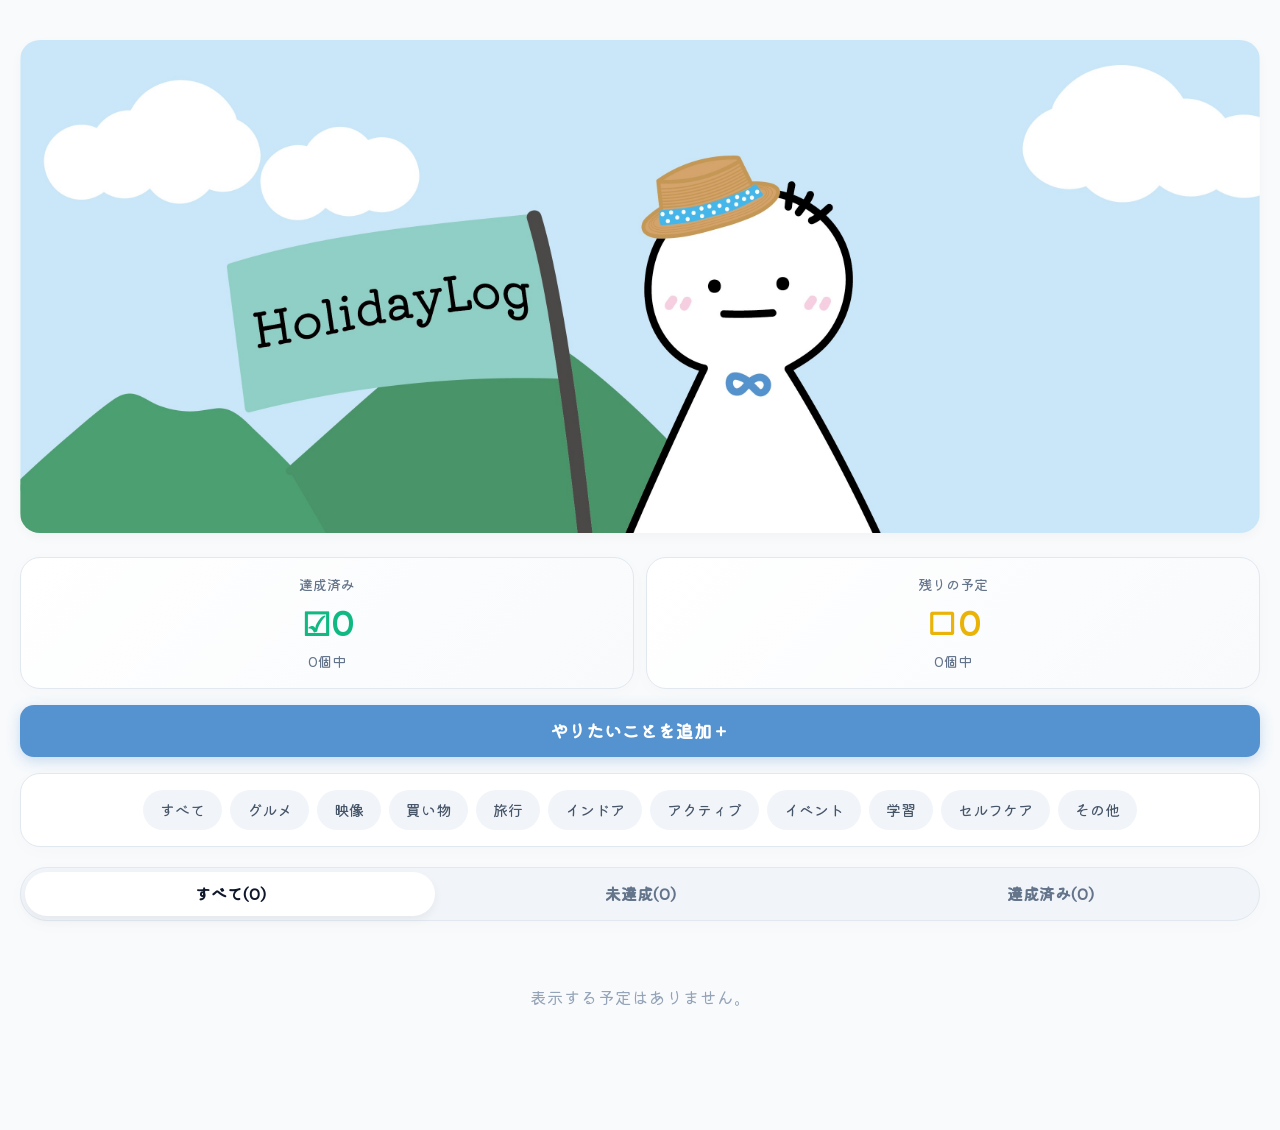
<file: index.html>
<!DOCTYPE html>
<html lang="ja">
<head>
    <meta charset="UTF-8">
    <meta name="viewport" content="width=device-width, initial-scale=1.0">
    <link rel="preconnect" href="https://fonts.googleapis.com">
    <link rel="preconnect" href="https://fonts.gstatic.com" crossorigin>
    <link href="https://fonts.googleapis.com/css2?family=Kiwi+Maru:wght@400;500&display=swap" rel="stylesheet">
    <link rel="icon" href="images/icon.png">
    <link rel="apple-touch-icon" href="images/icon.png">
    <link rel="icon" type="image/png" sizes="192x192" href="images/icon.png">
    <link rel="stylesheet" href="style.css">
    <title>HolidayLog</title>
</head>
<body>
    <img src="images/山田トップ画像.webp" alt="" class="top-img">
    <div class="app-header">
        <div class="status-area">
            <div id="status-card_done" class="card"></div>
            <div id="status-card_todo" class="card"></div>
        </div>
        <a href="./create.html" class="page-link btn">やりたいことを追加＋</a>
        <div class="category-section card">
            <ul>
                <li><button class="category-filter btn">すべて</button></li>
                <li><button class="category-filter btn">グルメ</button></li>
                <li><button class="category-filter btn">映像</button></li>
                <li><button class="category-filter btn">買い物</button></li>
                <li><button class="category-filter btn">旅行</button></li>
                <li><button class="category-filter btn">インドア</button></li>
                <li><button class="category-filter btn">アクティブ</button></li>
                <li><button class="category-filter btn">イベント</button></li>
                <li><button class="category-filter btn">学習</button></li>
                <li><button class="category-filter btn">セルフケア</button></li>
                <li><button class="category-filter btn">その他</button></li>
            </ul>
        </div>
    </div>
    <div class="status-filter card">
        <button id="status-all" class="active-now"></button>
        <button id="status-todo"></button>
        <button id="status-done"></button>
    </div>
    <div class="list-layout">
        <ul id="list_container"></ul>
    </div>
    <script src="./index.js"></script>
</body>
</html>
</file>
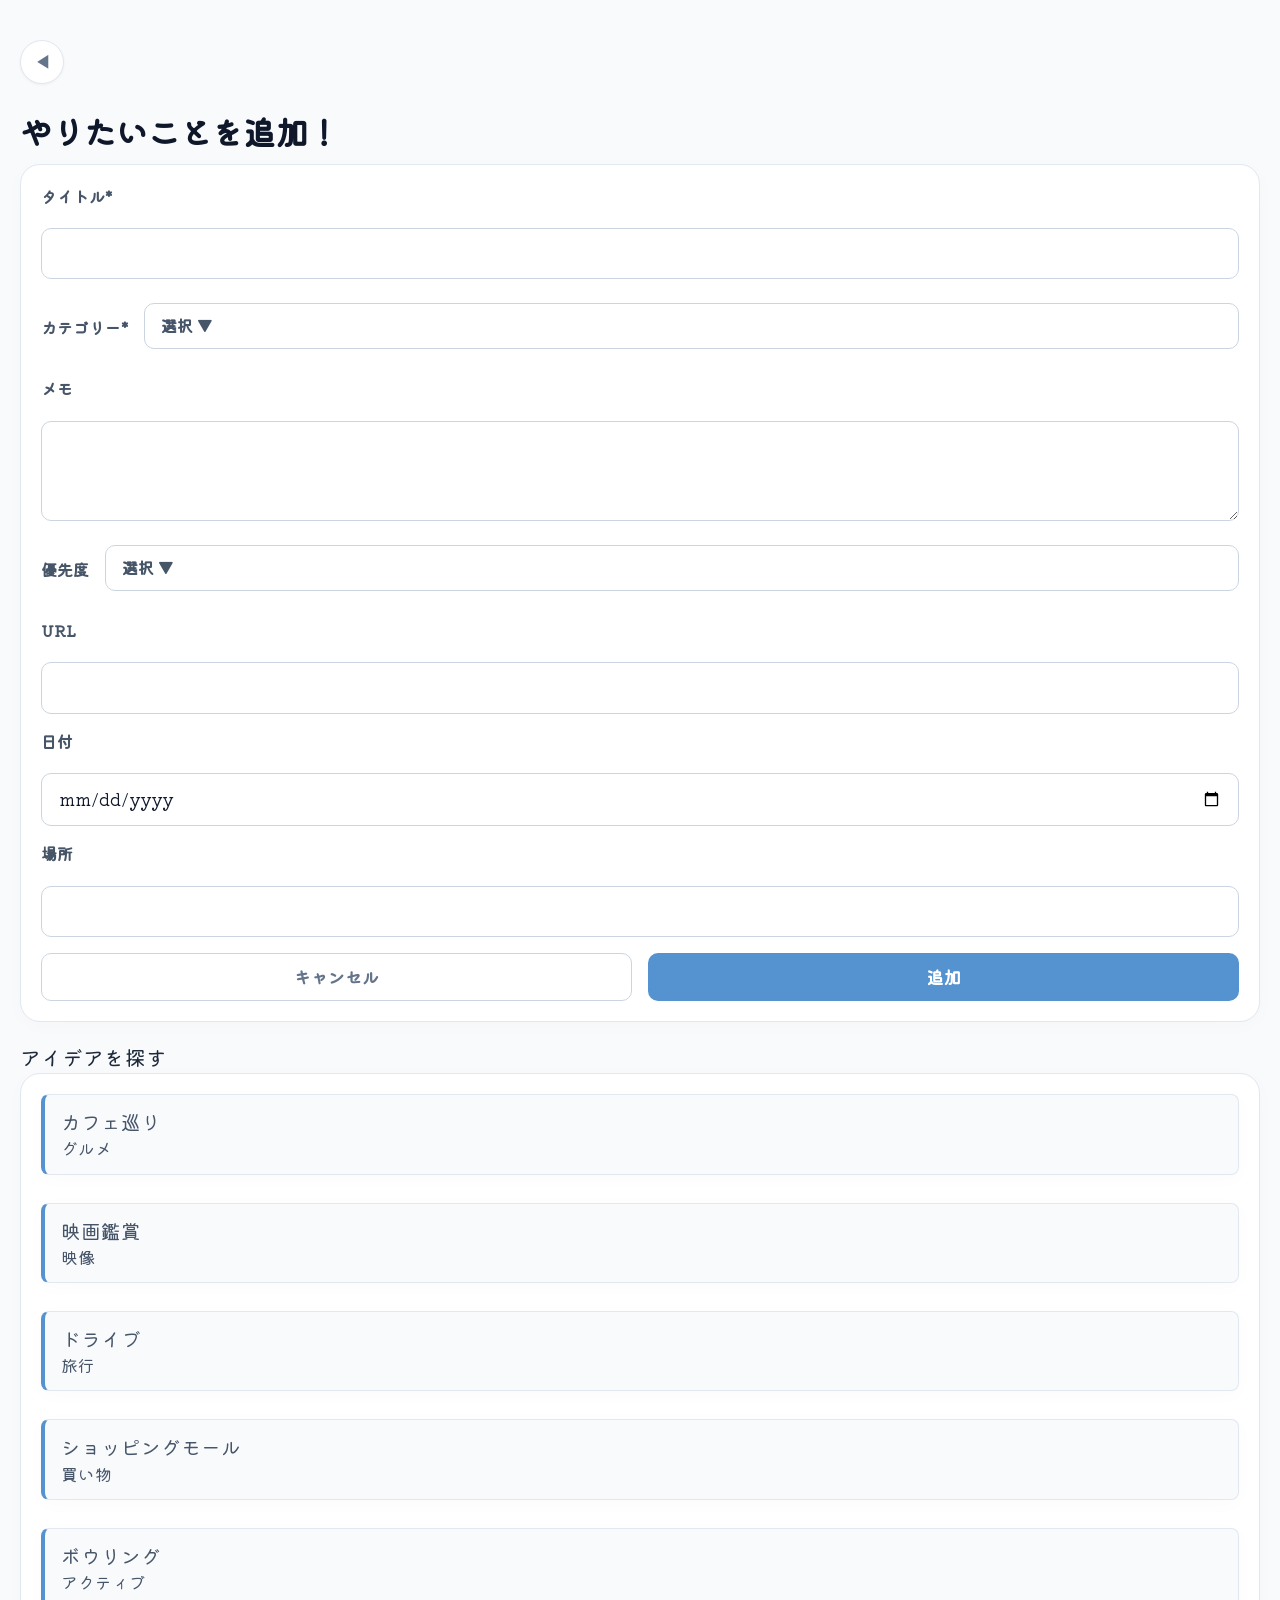
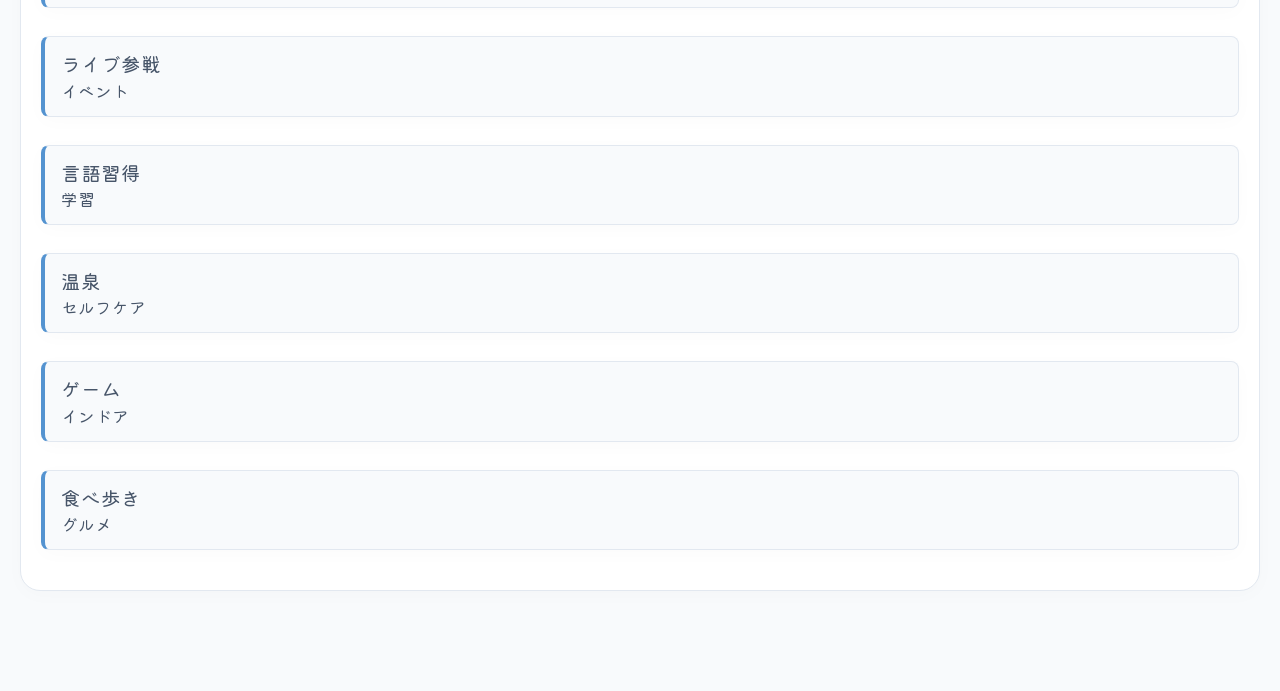
<file: create.html>
<!DOCTYPE html>
<html lang="ja">
<head>
    <meta charset="UTF-8">
    <meta name="viewport" content="width=device-width, initial-scale=1.0">
    <link rel="preconnect" href="https://fonts.googleapis.com">
    <link rel="preconnect" href="https://fonts.gstatic.com" crossorigin>
    <link href="https://fonts.googleapis.com/css2?family=Kiwi+Maru:wght@400;500&display=swap" rel="stylesheet">
    <link rel="stylesheet" href="style.css">
    <title>HolidayLog</title>
</head>
<body>
    <a href="./index.html" class="go-top">◀</a>
    <h1 class="create-title">やりたいことを追加！</h1>
    <div class="create-card card">
        <label class="label">タイトル*</label><br><input type="text" name="todo_title" class="data-in"><br>
        <div class="wrapper">
            <label class="label">カテゴリー*</label>
            <details class="category-select">
                <summary id="now_category" class="label select-btn">選択 ▼</summary>
                <div class="options">
                    <label class="label"><input type="radio" name="todo_category" value="グルメ"> グルメ</label><br>
                    <label class="label"><input type="radio" name="todo_category" value="映像"> 映像</label><br>
                    <label class="label"><input type="radio" name="todo_category" value="買い物"> 買い物</label><br>
                    <label class="label"><input type="radio" name="todo_category" value="旅行"> 旅行</label><br>
                    <label class="label"><input type="radio" name="todo_category" value="インドア"> インドア</label><br>
                    <label class="label"><input type="radio" name="todo_category" value="アクティブ"> アクティブ</label><br>
                    <label class="label"><input type="radio" name="todo_category" value="イベント"> イベント</label><br>
                    <label class="label"><input type="radio" name="todo_category" value="学習"> 学習</label><br>
                    <label class="label"><input type="radio" name="todo_category" value="セルフケア"> セルフケア</label><br>
                    <label class="label"><input type="radio" name="todo_category" value="その他"> その他</label>
                </div>
            </details>
        </div>
        <label class="label">メモ</label><br><textarea type="text" name="todo_note" class="data-in"></textarea><br>
        <div class="wrapper">
            <label class="label">優先度</label>
            <details class="priority-select">
                <summary id="now_priority" class="label select-btn">選択 ▼</summary>
                <div class="options">
                    <label class="label"><input type="radio" name="todo_priority" value="高"> 高</label><br>
                    <label class="label"><input type="radio" name="todo_priority" value="中"> 中</label><br>
                    <label class="label"><input type="radio" name="todo_priority" value="低"> 低</label>
                </div>
            </details>
        </div>
        <label class="label">URL</label><br><input type="url" name="todo_url" class="data-in"><br>
        <label class="label">日付</label><br><input type="date" name="todo_date" class="data-in"><br>
        <label class="label">場所</label><br><input type="text" name="todo_area" class="data-in"><br>
        <button class="cancel-btn btn">キャンセル</button>
        <button class="add-btn btn">追加</button>
    </div>
    <h3>アイデアを探す</h3>
        <div class="list-layout card">
            <ul></ul>
        </div>
    </details>
    <script src="./create.js"></script>
</body>
</html>
</file>
<file: style.css>
html {
    font-size: 110%; /* 全体の文字を一括して少し大きくスケーリング */
}

/* --- リセット & 基本設定 --- */
* {
    margin: 0;
    padding: 0;
    box-sizing: border-box;
    font-family: "Kiwi Maru", serif;
    font-weight: 400;
    font-style: normal;
}

body {
    background-color: #f8fafc;
    color: #1e293b;
    width: 100%;
    padding: 16px 16px 60px 16px;
    -webkit-font-smoothing: antialiased;
    line-height: 1.5;
}

ul, ol {
    list-style: none;
}

a {
    text-decoration: none;
    color: inherit;
}

img {
    max-width: 100%;
    display: block;
}

button, input, textarea, select {
    font: inherit;
    color: inherit;
    background: none;
    border: none;
    outline: none;
}

/* ポインター表示 */
button,
.btn,
.url,
.status-checkbox,
.delete-btn,
.detail-open,
summary {
    cursor: pointer;
}

/* --- コンポーネントスタイル --- */

/* トップ画像 */
.top-img {
    width: 100%;
    height: 180px;
    object-fit: cover;
    border-radius: 20px;
    margin-bottom: 24px;
    box-shadow: 0 4px 12px rgba(0, 0, 0, 0.03);
}

/* カード共通 */
.card {
    background-color: #ffffff;
    border: 1px solid #e2e8f0;
    border-radius: 20px;
    padding: 20px;
    box-shadow: 0 4px 20px rgba(0, 0, 0, 0.02);
    margin-bottom: 20px;
    transition: all 0.3s ease;
}

/* --- ヘッダー & ステータスエリア --- */
.app-header {
    display: flex;
    flex-direction: column;
    gap: 16px;
}

.status-area {
    display: flex;
    gap: 12px;
    width: 100%;
}

.status-area .card {
    flex: 1;
    margin-bottom: 0;
    display: flex;
    flex-direction: column;
    align-items: center;
    justify-content: center;
    padding: 16px;
    text-align: center;
    background: linear-gradient(135deg, #ffffff 0%, #f8fafc 100%);
    border-color: #e2e8f0;
}

.status-area span {
    font-size: 0.8rem;
    color: #64748b;
    font-weight: 500;
}

.status-area h3 {
    font-size: 1.8rem;
    font-weight: 600;
    color: #0f172a;
    margin: 4px 0;
    display: flex;
    align-items: center;
    gap: 4px;
}

#status-card_todo h3 {
    color: #eab308;
}

#status-card_done h3 {
    color: #10b981;
}

/* 「やりたいことを追加＋」ボタン */
.page-link.btn {
    display: flex;
    align-items: center;
    justify-content: center;
    width: 100%;
    height: 52px;
    background-color: #5493d0;
    color: #ffffff;
    font-size: 1rem;
    font-weight: 600;
    border-radius: 14px;
    box-shadow: 0 4px 14px rgba(84, 147, 208, 0.3);
    transition: all 0.2s ease;
}

.page-link.btn:hover {
    background-color: #4382bf;
    transform: translateY(-2px);
    box-shadow: 0 6px 20px rgba(84, 147, 208, 0.4);
}

.page-link.btn:active {
    transform: translateY(0);
}

/* --- カテゴリーセクション --- */
.category-section.card {
    padding: 16px;
}

.category-section ul {
    display: flex;
    flex-wrap: wrap;
    gap: 8px;
    justify-content: center;
}

.category-section li {
    width: auto;
}

.category-filter.btn {
    display: flex;
    align-items: center;
    justify-content: center;
    padding: 8px 16px;
    font-size: 0.85rem;
    font-weight: 500;
    background-color: #f1f5f9;
    color: #475569;
    border-radius: 30px;
    transition: all 0.2s ease;
    border: 1px solid transparent;
}

.category-filter.btn:hover {
    background-color: #e2e8f0;
    color: #0f172a;
}

.category-filter.btn:focus,
.category-filter.btn:active {
    background-color: #e0f2fe;
    border-color: #bae6fd;
    color: #0369a1;
}

/* --- ステータスフィルター（タブ） --- */
.status-filter.card {
    display: flex;
    background-color: #f1f5f9;
    border-radius: 30px;
    padding: 4px;
    margin-bottom: 24px;
    border: 1px solid #e2e8f0;
    position: relative; /* 疑似要素の位置基準 */
}

/* スライドする背景 */
.status-filter.card::before {
    content: "";
    position: absolute;
    top: 4px;
    bottom: 4px;
    width: calc((100% - 8px) / 3);
    background-color: #ffffff;
    border-radius: 26px;
    box-shadow: 0 4px 10px rgba(0, 0, 0, 0.05);
    transition: left 0.35s cubic-bezier(0.4, 0, 0.2, 1); /* スライドのアニメーション */
    z-index: 0;
}

/* 各ボタンがアクティブな時の背景の位置 */
.status-filter.card:has(#status-all.active-now)::before {
    left: 4px;
}

.status-filter.card:has(#status-todo.active-now)::before {
    left: calc(4px + (100% - 8px) / 3);
}

.status-filter.card:has(#status-done.active-now)::before {
    left: calc(4px + (100% - 8px) * 2 / 3);
}

.status-filter button {
    flex: 1;
    padding: 10px;
    text-align: center;
    font-size: 0.9rem;
    font-weight: 600;
    color: #64748b;
    border-radius: 26px;
    transition: color 0.35s ease;
    background-color: transparent !important; /* 背景はスライダーに任せる */
    position: relative;
    z-index: 1; /* 背景より手前に表示 */
}

.status-filter button.active-now {
    color: #0f172a;
    background-color: transparent !important;
    box-shadow: none;
}

/* --- 予定一覧 (list-layout) --- */
.list-layout {
    width: 100%;
}

#list_container {
    display: flex;
    flex-direction: column;
    gap: 16px;
}

/* 個別のToDoカード */
.todo-card {
    width: 100%;
}

/* detailsを使ったカードUI */
.todo-card details.card {
    margin-bottom: 0;
    padding: 0;
    overflow: hidden;
}

summary.detail-open {
    padding: 20px;
    position: relative;
    list-style: none;
    display: block;
}

summary.detail-open::-webkit-details-marker {
    display: none;
}

/* チェックボックス */
.status-checkbox {
    position: absolute;
    left: 20px;
    top: 22px;
    width: 22px;
    height: 22px;
    appearance: none;
    -webkit-appearance: none;
    border: 2px solid #cbd5e1;
    border-radius: 6px;
    background-color: #ffffff;
    transition: all 0.2s ease;
}

.status-checkbox:checked {
    background-color: #10b981;
    border-color: #10b981;
}

.status-checkbox:checked::after {
    content: "✓";
    position: absolute;
    left: 4px;
    top: -2px;
    color: white;
    font-size: 14px;
    font-weight: bold;
}

/* タイトル & メモ */
summary.detail-open h3 {
    margin-left: 36px;
    font-size: 1.1rem;
    font-weight: 600;
    color: #0f172a;
    transition: all 0.2s ease;
    padding-right: 24px;
}

.todo-card:has(.status-checkbox:checked) h3 {
    text-decoration: line-through;
    color: #94a3b8;
}

summary.detail-open .note {
    display: inline-block;
    margin-left: 36px;
    margin-top: 4px;
    font-size: 0.85rem;
    color: #64748b;
    line-height: 1.4;
}

.todo-card:has(.status-checkbox:checked) .note {
    color: #cbd5e1;
    text-decoration: line-through;
}

/* タグエリア */
.bats {
    display: flex;
    gap: 8px;
    margin-left: 36px;
    margin-top: 10px;
}

.tag {
    display: inline-flex;
    align-items: center;
    padding: 4px 10px;
    border-radius: 20px;
    font-size: 0.75rem;
    font-weight: 500;
    color: #475569;
    background-color: #f1f5f9;
    border: 1px solid #e2e8f0;
}

/* 削除ボタン */
.delete-btn {
    position: absolute;
    right: 20px;
    top: 20px;
    font-size: 1.1rem;
    color: #94a3b8;
    transition: all 0.2s ease;
    padding: 4px;
}

.delete-btn:hover {
    color: #ef4444;
    transform: scale(1.15);
}

/* detailsが開いたときの中身 */
details.card[open] {
    border-color: #5493d0;
}

details.card > *:not(summary) {
    padding: 0 20px 20px 56px;
    display: block;
}

/* summaryと詳細情報エリアの間に区切り線を追加 */
details.card[open] summary {
    border-bottom: 1px dashed #e2e8f0;
    margin-bottom: 16px;
}

/* details内の不要な改行タグを非表示にして余白を詰める */
details.card br {
    display: none;
}

.url-link {
    color: #5493d0;
    text-decoration: none;
    font-size: 0.85rem;
    display: inline-flex;
    align-items: center;
    gap: 4px;
    word-break: break-all;
    margin-bottom: 4px;
}

.url-link:hover {
    text-decoration: underline;
}

.date, .area {
    display: inline-flex;
    align-items: center;
    font-size: 0.85rem;
    color: #64748b;
    margin-top: 6px;
}

.date {
    margin-right: 16px;
}

/* 空メッセージ */
.empty-msg {
    text-align: center;
    color: #94a3b8;
    padding: 40px 0;
    font-size: 0.95rem;
}


/* --- 追加画面 (create.html) 用のモダンでおしゃれなスタイル --- */

.create-title {
    font-size: 1.8rem;
    font-weight: 600;
    color: #0f172a;
    margin-bottom: 8px;
}

/* フォームレイアウト (Gridを使用) */
.create-card {
    display: grid;
    grid-template-columns: 1fr 1fr;
    gap: 16px;
}

/* 不要なbrタグを非表示にしてレイアウト崩れを防ぐ */
.create-card br {
    display: none;
}

/* デフォルトで全要素を横幅いっぱいに */
.create-card > * {
    grid-column: span 2;
}

/* ラベルのスタイル */
.create-card .label {
    background-color: transparent !important;
    color: #475569;
    font-size: 0.9rem;
    font-weight: 600;
    margin-bottom: 4px;
    display: block;
}

/* 入力エリア */
.create-card .data-in {
    width: 100% !important;
    padding: 12px 16px;
    border: 1px solid #cbd5e1;
    border-radius: 10px;
    background-color: #ffffff;
    font-size: 0.95rem;
    color: #0f172a;
    transition: all 0.2s ease;
    outline: none;
    box-sizing: border-box;
}

.create-card .data-in:focus {
    border-color: #5493d0;
    box-shadow: 0 0 0 3px rgba(84, 147, 208, 0.15);
}

/* テキストエリアの高さ調整 */
textarea.data-in {
    min-height: 100px;
    resize: vertical;
}

/* ラジオボタン選択肢のラッパー */
.wrapper {
    display: grid;
    grid-template-columns: auto 1fr;
    align-items: center;
    gap: 16px;
    margin: 8px 0;
}

.wrapper > .label {
    margin-bottom: 0;
}

/* ドロップダウン型選択 (details) */
.category-select, .priority-select {
    position: relative;
    width: 100%;
}

.select-btn {
    display: flex !important;
    align-items: center;
    justify-content: space-between;
    width: 100%;
    padding: 10px 16px;
    background-color: #f8fafc !important;
    border: 1px solid #cbd5e1;
    border-radius: 10px;
    font-size: 0.95rem;
    color: #475569;
    cursor: pointer;
    transition: all 0.2s ease;
}

.select-btn:hover {
    background-color: #f1f5f9 !important;
    border-color: #94a3b8;
}

/* アコーディオンが開いているとき */
details[open] .select-btn {
    border-color: #5493d0;
    background-color: #ffffff !important;
}

/* オプション一覧を浮動表示 */
.options {
    position: absolute;
    top: calc(100% + 6px);
    left: 0;
    right: 0;
    z-index: 100;
    background-color: #ffffff;
    border: 1px solid #e2e8f0;
    border-radius: 10px;
    box-shadow: 0 10px 25px rgba(0, 0, 0, 0.08);
    padding: 8px;
    max-height: 200px;
    overflow-y: auto;
}

.options label {
    display: flex !important;
    align-items: center;
    gap: 8px;
    padding: 8px 12px;
    border-radius: 6px;
    cursor: pointer;
    transition: background-color 0.2s ease;
    font-size: 0.95rem;
    color: #475569;
    background: transparent !important;
}

.options label:hover {
    background-color: #f1f5f9 !important;
    color: #0f172a;
}

/* ラジオボタン自体のサイズ調整 */
.options input[type="radio"] {
    width: 16px !important;
    height: 16px;
    margin: 0;
    cursor: pointer;
}

/* ボタンエリアの配置 (キャンセルと追加を横並びにする) */
.create-card .cancel-btn {
    grid-column: span 1;
}

.create-card .add-btn {
    grid-column: span 1;
}

/* ボタン共通のスタイル調整 */
.create-card .btn {
    margin: 0;
    width: 100% !important;
    height: 48px;
    font-size: 0.95rem;
    font-weight: 600;
    border-radius: 10px;
    transition: all 0.2s ease;
    border: none;
}

/* 追加ボタン */
.add-btn {
    background-color: #5493d0 !important;
    color: #ffffff !important;
}

.add-btn:hover {
    background-color: #4382bf !important;
    transform: translateY(-1px);
    box-shadow: 0 4px 12px rgba(84, 147, 208, 0.2);
}

.add-btn:active {
    transform: translateY(0);
}

/* キャンセルボタン */
.cancel-btn {
    background-color: #ffffff !important;
    color: #64748b !important;
    border: 1px solid #cbd5e1 !important;
}

.cancel-btn:hover {
    background-color: #f8fafc !important;
    border-color: #94a3b8 !important;
    color: #334155 !important;
}

/* 戻るボタン (create.html) */
.go-top {
    display: inline-flex;
    align-items: center;
    justify-content: center;
    width: 44px;
    height: 44px;
    background-color: #ffffff;
    border: 1px solid #e2e8f0;
    border-radius: 50%;
    color: #64748b;
    font-size: 0.95rem;
    box-shadow: 0 1px 3px rgba(0,0,0,0.05);
    transition: all 0.2s ease;
    margin-bottom: 24px;
}

.go-top:hover {
    background-color: #f1f5f9;
    color: #0f172a;
    transform: translateX(-2px);
    box-shadow: 0 4px 6px rgba(0,0,0,0.05);
}

/* アイデアを探すカードのリスト */
.list-layout ul {
    display: flex;
    flex-direction: column;
    gap: 8px;
}

.list-layout li {
    padding: 12px 16px;
    background-color: #f8fafc;
    border-radius: 8px;
    font-size: 0.95rem;
    color: #475569;
    border-left: 4px solid #5493d0;
}

/* --- レスポンシブ対応 (タブレット、PC) --- */
@media (min-width: 640px) {
    body {
        width: 100%;
        margin: 0 auto;
        padding: 40px 20px 80px 20px;
    }
    .top-img {
        height: auto;
    }
}
</file>
